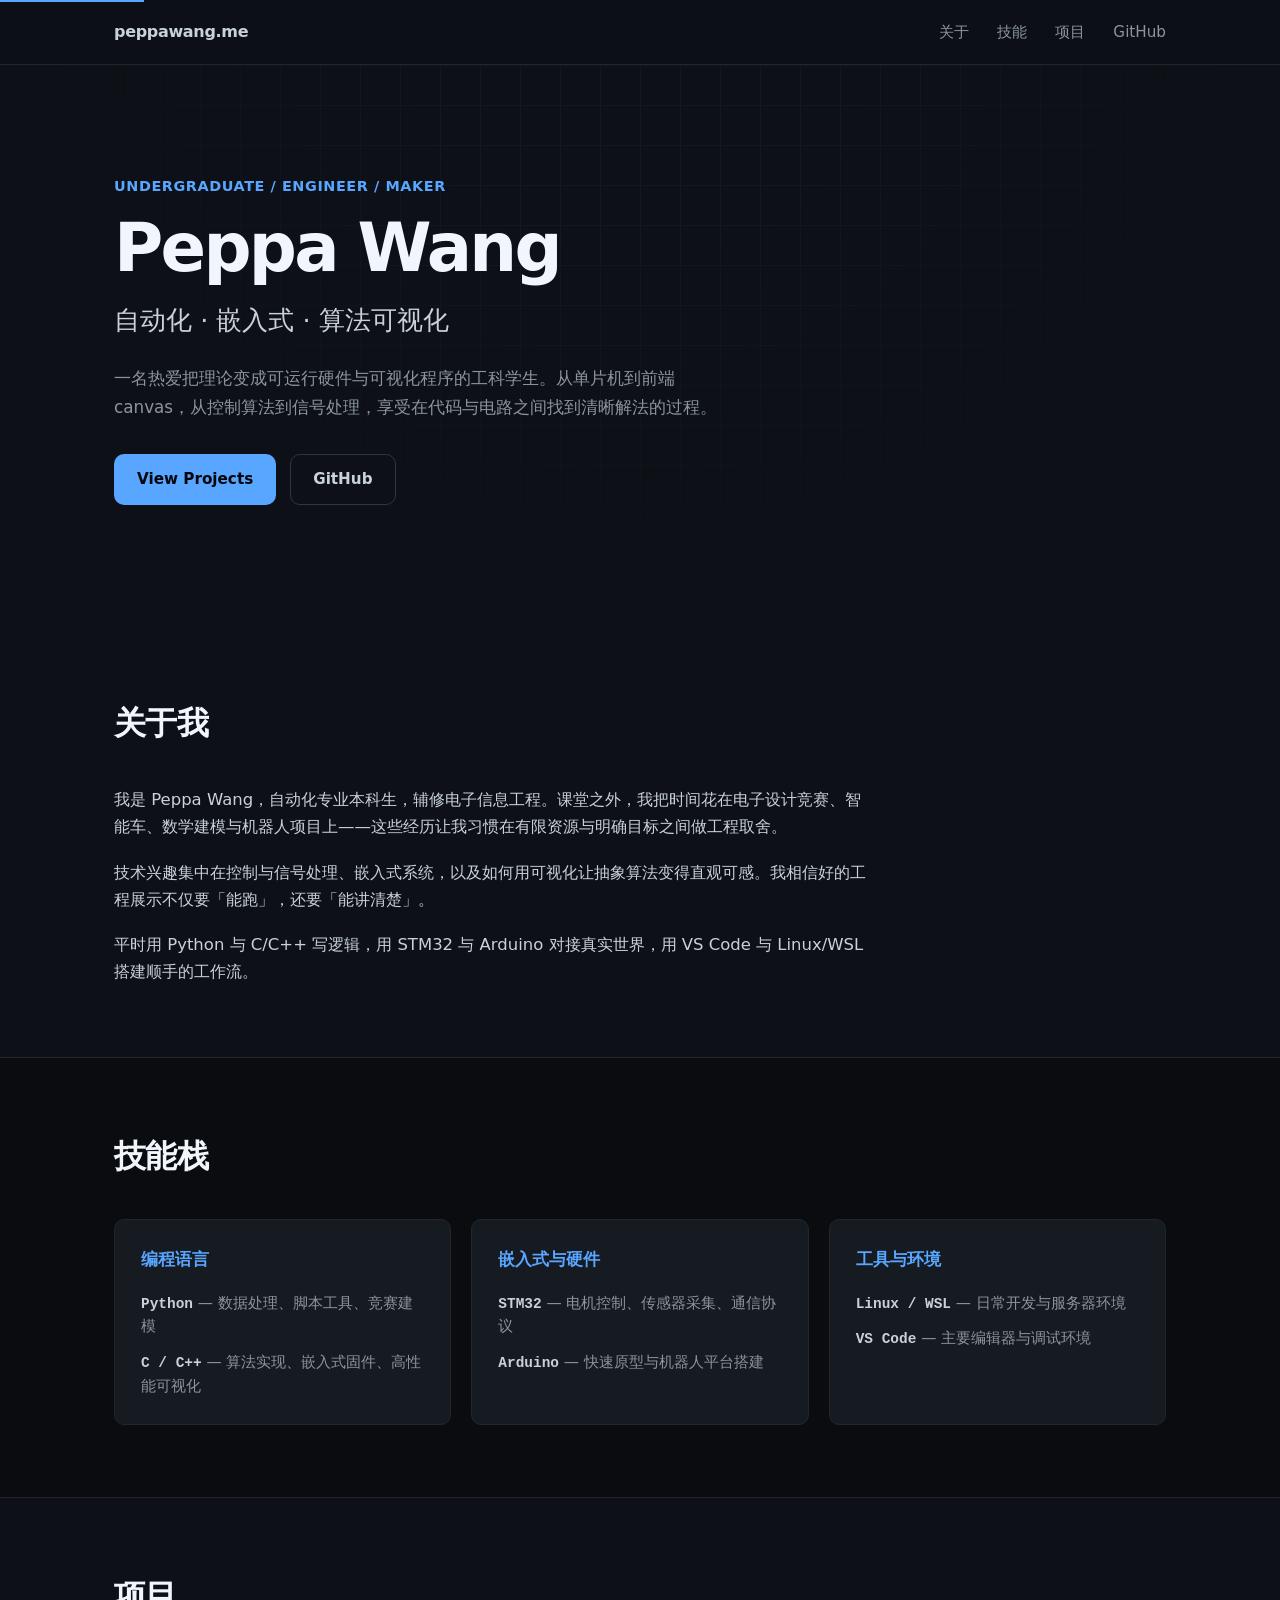
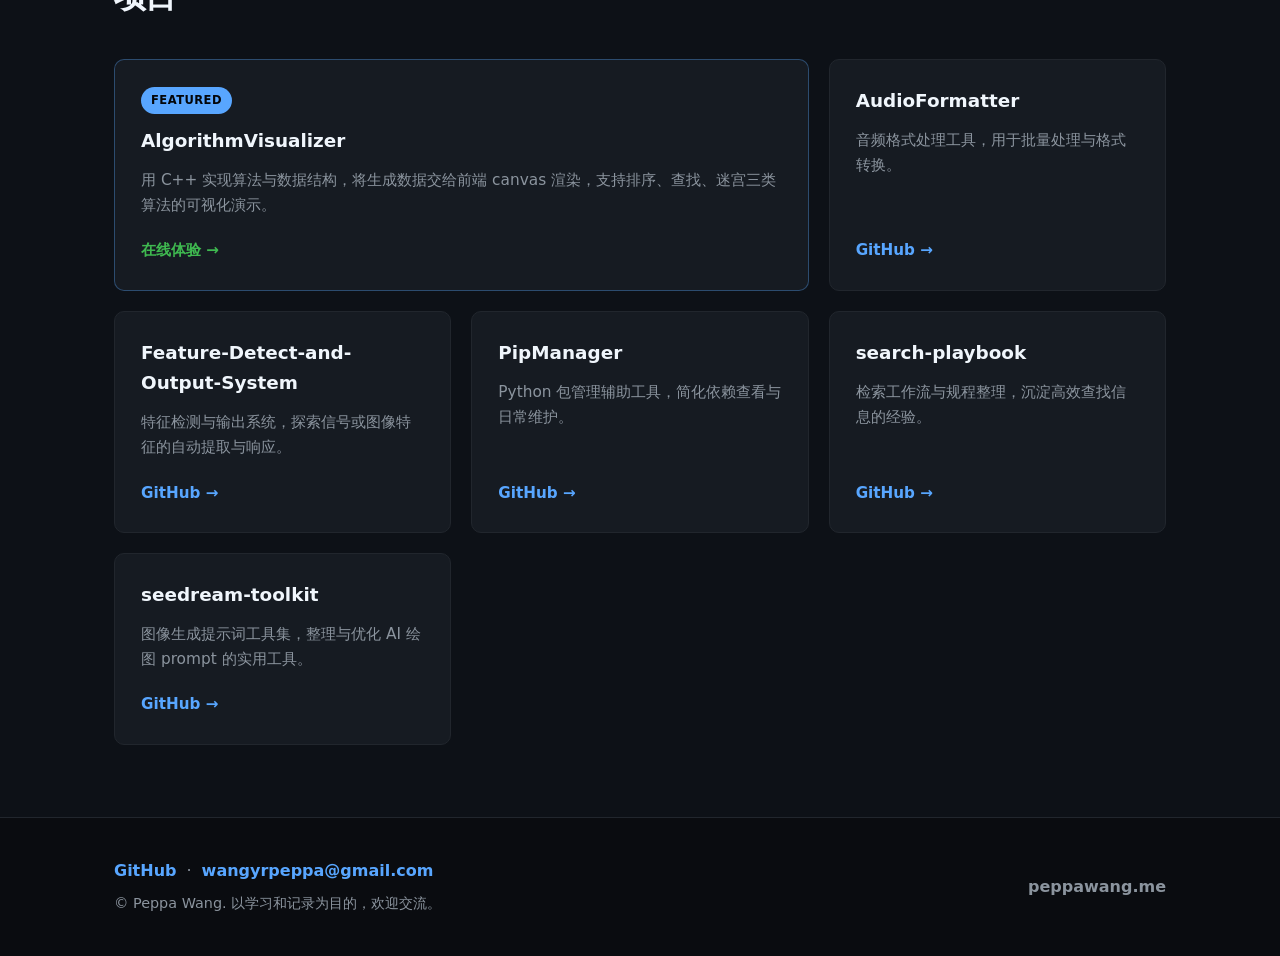
<file: index.html>
<!DOCTYPE html>
<html lang="zh-CN">
<head>
  <meta charset="UTF-8">
  <meta name="viewport" content="width=device-width, initial-scale=1.0">
  <meta name="description" content="Peppa Wang 的个人主页 — 自动化专业本科生，关注嵌入式、算法可视化与控制/信号处理。">
  <title>Peppa Wang — 自动化 · 嵌入式 · 算法可视化</title>
  <link rel="stylesheet" href="style.css">
<link rel="icon" type="image/svg+xml" href="favicon.svg">
</head>
<body>
  <a href="#main-content" class="skip-link">跳转到主要内容</a>

  <header class="site-header">
    <div class="container header-inner">
      <a class="logo" href="https://peppawang.me" target="_blank" rel="noopener noreferrer">peppawang.me</a>
      <nav aria-label="主导航">
        <ul class="nav-list">
          <li><a href="#about">关于</a></li>
          <li><a href="#skills">技能</a></li>
          <li><a href="#projects">项目</a></li>
          <li><a href="https://github.com/WangYr-Peppa" target="_blank" rel="noopener noreferrer">GitHub</a></li>
        </ul>
      </nav>
    </div>
  </header>

  <main id="main-content">
    <section class="hero" aria-labelledby="hero-title">
      <div class="hero-grid" aria-hidden="true"></div>
      <div class="container hero-inner">
        <p class="hero-kicker"> Undergraduate / Engineer / Maker</p>
        <h1 id="hero-title">Peppa Wang</h1>
        <p class="hero-tagline">自动化 · 嵌入式 · 算法可视化</p>
        <p class="hero-intro">一名热爱把理论变成可运行硬件与可视化程序的工科学生。从单片机到前端 canvas，从控制算法到信号处理，享受在代码与电路之间找到清晰解法的过程。</p>
        <div class="hero-actions">
          <a class="btn btn-primary" href="#projects">View Projects</a>
          <a class="btn btn-secondary" href="https://github.com/WangYr-Peppa" target="_blank" rel="noopener noreferrer">GitHub</a>
        </div>
      </div>
    </section>

    <section id="about" class="section" aria-labelledby="about-title">
      <div class="container">
        <h2 id="about-title">关于我</h2>
        <div class="about-content">
          <p>我是 Peppa Wang，自动化专业本科生，辅修电子信息工程。课堂之外，我把时间花在电子设计竞赛、智能车、数学建模与机器人项目上——这些经历让我习惯在有限资源与明确目标之间做工程取舍。</p>
          <p>技术兴趣集中在控制与信号处理、嵌入式系统，以及如何用可视化让抽象算法变得直观可感。我相信好的工程展示不仅要「能跑」，还要「能讲清楚」。</p>
          <p>平时用 Python 与 C/C++ 写逻辑，用 STM32 与 Arduino 对接真实世界，用 VS Code 与 Linux/WSL 搭建顺手的工作流。</p>
        </div>
      </div>
    </section>

    <section id="skills" class="section section-alt" aria-labelledby="skills-title">
      <div class="container">
        <h2 id="skills-title">技能栈</h2>
        <div class="skills-grid">
          <article class="skill-card">
            <h3>编程语言</h3>
            <ul class="skill-list">
              <li><span class="mono">Python</span> — 数据处理、脚本工具、竞赛建模</li>
              <li><span class="mono">C / C++</span> — 算法实现、嵌入式固件、高性能可视化</li>
            </ul>
          </article>
          <article class="skill-card">
            <h3>嵌入式与硬件</h3>
            <ul class="skill-list">
              <li><span class="mono">STM32</span> — 电机控制、传感器采集、通信协议</li>
              <li><span class="mono">Arduino</span> — 快速原型与机器人平台搭建</li>
            </ul>
          </article>
          <article class="skill-card">
            <h3>工具与环境</h3>
            <ul class="skill-list">
              <li><span class="mono">Linux / WSL</span> — 日常开发与服务器环境</li>
              <li><span class="mono">VS Code</span> — 主要编辑器与调试环境</li>
            </ul>
          </article>
        </div>
      </div>
    </section>

    <section id="projects" class="section" aria-labelledby="projects-title">
      <div class="container">
        <h2 id="projects-title">项目</h2>
        <div class="projects-grid">
          <article class="project-card project-featured">
            <div class="project-meta">
              <span class="project-badge">Featured</span>
            </div>
            <h3>AlgorithmVisualizer</h3>
            <p>用 C++ 实现算法与数据结构，将生成数据交给前端 canvas 渲染，支持排序、查找、迷宫三类算法的可视化演示。</p>
            <div class="project-links">
              <a class="link-primary" href="https://peppawang.me/algo/" target="_blank" rel="noopener noreferrer">在线体验 <span aria-hidden="true">→</span></a>
            </div>
          </article>

          <article class="project-card">
            <h3>AudioFormatter</h3>
            <p>音频格式处理工具，用于批量处理与格式转换。</p>
            <div class="project-links">
              <a href="https://github.com/WangYr-Peppa/AudioFormatter" target="_blank" rel="noopener noreferrer">GitHub <span aria-hidden="true">→</span></a>
            </div>
          </article>

          <article class="project-card">
            <h3>Feature-Detect-and-Output-System</h3>
            <p>特征检测与输出系统，探索信号或图像特征的自动提取与响应。</p>
            <div class="project-links">
              <a href="https://github.com/WangYr-Peppa/Feature-Detect-and-Output-System" target="_blank" rel="noopener noreferrer">GitHub <span aria-hidden="true">→</span></a>
            </div>
          </article>

          <article class="project-card">
            <h3>PipManager</h3>
            <p>Python 包管理辅助工具，简化依赖查看与日常维护。</p>
            <div class="project-links">
              <a href="https://github.com/WangYr-Peppa/PipManager" target="_blank" rel="noopener noreferrer">GitHub <span aria-hidden="true">→</span></a>
            </div>
          </article>

          <article class="project-card">
            <h3>search-playbook</h3>
            <p>检索工作流与规程整理，沉淀高效查找信息的经验。</p>
            <div class="project-links">
              <a href="https://github.com/WangYr-Peppa/search-playbook" target="_blank" rel="noopener noreferrer">GitHub <span aria-hidden="true">→</span></a>
            </div>
          </article>

          <article class="project-card">
            <h3>seedream-toolkit</h3>
            <p>图像生成提示词工具集，整理与优化 AI 绘图 prompt 的实用工具。</p>
            <div class="project-links">
              <a href="https://github.com/WangYr-Peppa/seedream-toolkit" target="_blank" rel="noopener noreferrer">GitHub <span aria-hidden="true">→</span></a>
            </div>
          </article>
        </div>
      </div>
    </section>
  </main>

  <footer class="site-footer">
    <div class="container footer-inner">
      <div class="footer-left">
        <p class="footer-links">
          <a href="https://github.com/WangYr-Peppa" target="_blank" rel="noopener noreferrer">GitHub</a>
          <span class="footer-separator" aria-hidden="true">·</span>
          <a href="mailto:wangyrpeppa@gmail.com">wangyrpeppa@gmail.com</a>
        </p>
        <p class="footer-copy">© Peppa Wang. 以学习和记录为目的，欢迎交流。</p>
      </div>
      <p class="footer-home"><a href="https://peppawang.me" target="_blank" rel="noopener noreferrer">peppawang.me</a></p>
    </div>
  </footer>
</body>
</html>
</file>
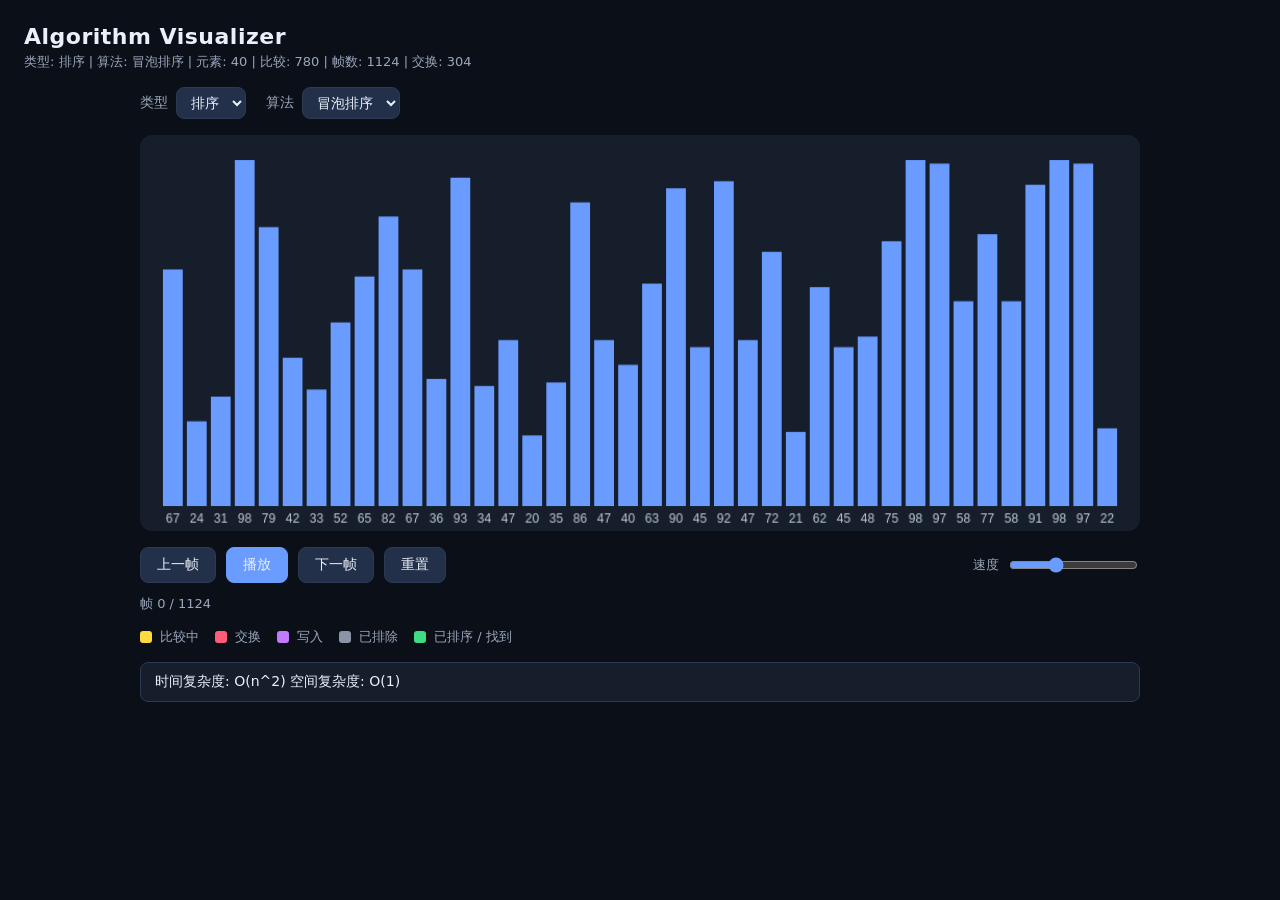
<file: algo/index.html>
<!DOCTYPE html>
<html lang="zh-CN">
<head>
  <meta charset="UTF-8" />
  <meta name="viewport" content="width=device-width, initial-scale=1.0" />
  <title>Algorithm Visualizer</title>
  <link rel="stylesheet" href="style.css" />
</head>
<body>
  <header>
    <h1>Algorithm Visualizer</h1>
    <p id="meta" class="meta">加载中…</p>
  </header>

  <main>
    <!-- Two linked dropdowns: choosing a type rebuilds the algorithm list,
         so only algorithms that belong to the chosen type are shown. -->
    <div class="selectors">
      <label>类型
        <select id="typeSel"></select>
      </label>
      <label>算法
        <select id="algoSel"></select>
      </label>
    </div>

    <canvas id="board" width="960" height="380"></canvas>

    <div class="controls">
      <button id="prev">上一帧</button>
      <button id="play" class="primary">播放</button>
      <button id="next">下一帧</button>
      <button id="reset">重置</button>
      <label class="speed">
        速度
        <input id="speed" type="range" min="20" max="600" step="10" value="220" />
      </label>
    </div>

    <p id="status" class="status"></p>
    <p class="legend" id="legend">
      <span class="dot compare"></span> 比较中
      <span class="dot swap"></span> 交换
      <span class="dot write"></span> 写入
      <span class="dot excluded"></span> 已排除
      <span class="dot found"></span> 已排序 / 找到
    </p>
    <p id="complexity" class="complexity"></p>
  </main>

  <!-- data.js is generated by the C++ program. It must be loaded BEFORE app.js. -->
  <script src="data.js"></script>
  <script src="app.js"></script>
</body>
</html>
</file>
<file: style.css>
/* === Base === */
:root {
  --bg: #0d1117;
  --bg-alt: #0a0c10;
  --card: #161b22;
  --border: #21262d;
  --border-hover: #30363d;
  --text: #c9d1d9;
  --text-secondary: #8b949e;
  --accent: #58a6ff;
  --accent-hover: #79b8ff;
  --success: #3fb950;
  --focus: #2f81f7;
  --radius: 10px;
  --max-width: 1100px;
}

*, *::before, *::after {
  box-sizing: border-box;
}

html {
  scroll-behavior: smooth;
}

@media (prefers-reduced-motion: reduce) {
  html {
    scroll-behavior: auto;
  }
  *, *::before, *::after {
    animation-duration: 0.01ms !important;
    animation-iteration-count: 1 !important;
    transition-duration: 0.01ms !important;
  }
}

body {
  margin: 0;
  font-family: -apple-system, "Segoe UI", "Microsoft YaHei", system-ui, sans-serif;
  font-size: 16px;
  line-height: 1.65;
  color: var(--text);
  background-color: var(--bg);
}

.mono {
  font-family: ui-monospace, SFMono-Regular, "SF Mono", Menlo, Consolas, "Liberation Mono", monospace;
  font-size: 0.95em;
}

/* === Focus === */
a:focus-visible,
button:focus-visible {
  outline: 2px solid var(--focus);
  outline-offset: 2px;
}

.skip-link {
  position: absolute;
  top: -40px;
  left: 0;
  padding: 8px 16px;
  background: var(--accent);
  color: #000;
  text-decoration: none;
  font-weight: 600;
  z-index: 100;
}

.skip-link:focus {
  top: 0;
}

/* === Layout === */
.container {
  width: 100%;
  max-width: var(--max-width);
  margin: 0 auto;
  padding: 0 24px;
}

@media (max-width: 480px) {
  .container {
    padding: 0 18px;
  }
}

/* === Header === */
.site-header {
  border-bottom: 1px solid var(--border);
  background-color: rgba(13, 17, 23, 0.95);
  position: sticky;
  top: 0;
  z-index: 50;
  backdrop-filter: none;
}

.header-inner {
  display: flex;
  align-items: center;
  justify-content: space-between;
  height: 64px;
}

.logo {
  font-weight: 700;
  color: var(--text);
  text-decoration: none;
  letter-spacing: -0.02em;
}

.logo:hover {
  color: var(--accent);
}

.nav-list {
  display: flex;
  gap: 28px;
  list-style: none;
  margin: 0;
  padding: 0;
}

.nav-list a {
  color: var(--text-secondary);
  text-decoration: none;
  font-size: 0.95rem;
  font-weight: 500;
}

.nav-list a:hover {
  color: var(--text);
}

@media (max-width: 560px) {
  .header-inner {
    height: auto;
    flex-direction: column;
    padding-top: 14px;
    padding-bottom: 14px;
    gap: 10px;
  }

  .nav-list {
    gap: 18px;
  }
}

/* === Hero === */
.hero {
  position: relative;
  padding: 110px 0 120px;
  overflow: hidden;
}

.hero-grid {
  position: absolute;
  inset: 0;
  pointer-events: none;
  opacity: 0.35;
  background-image:
    linear-gradient(var(--border) 1px, transparent 1px),
    linear-gradient(90deg, var(--border) 1px, transparent 1px);
  background-size: 40px 40px;
  mask-image: radial-gradient(ellipse at 50% 0%, #000 20%, transparent 70%);
  -webkit-mask-image: radial-gradient(ellipse at 50% 0%, #000 20%, transparent 70%);
}

.hero-inner {
  position: relative;
  z-index: 1;
}

.hero-kicker {
  margin: 0 0 14px;
  color: var(--accent);
  font-weight: 600;
  font-size: 0.9rem;
  letter-spacing: 0.04em;
  text-transform: uppercase;
}

.hero h1 {
  margin: 0 0 16px;
  font-size: clamp(2.6rem, 7vw, 4.2rem);
  font-weight: 800;
  letter-spacing: -0.04em;
  line-height: 1.05;
  color: #f0f6fc;
}

.hero-tagline {
  margin: 0 0 22px;
  font-size: clamp(1.2rem, 3vw, 1.6rem);
  color: var(--text);
  font-weight: 500;
}

.hero-intro {
  max-width: 620px;
  margin: 0 0 32px;
  color: var(--text-secondary);
  font-size: 1.05rem;
  line-height: 1.75;
}

.hero-actions {
  display: flex;
  gap: 14px;
  flex-wrap: wrap;
}

/* === Buttons === */
.btn {
  display: inline-flex;
  align-items: center;
  justify-content: center;
  padding: 12px 22px;
  border-radius: var(--radius);
  font-size: 0.95rem;
  font-weight: 600;
  text-decoration: none;
  border: 1px solid transparent;
  transition: transform 180ms ease, box-shadow 180ms ease, border-color 180ms ease, background-color 180ms ease;
}

.btn:hover {
  transform: translateY(-2px);
}

.btn-primary {
  background-color: var(--accent);
  color: #03060a;
}

.btn-primary:hover {
  background-color: var(--accent-hover);
  box-shadow: 0 4px 18px rgba(88, 166, 255, 0.18);
}

.btn-secondary {
  background-color: transparent;
  color: var(--text);
  border-color: var(--border-hover);
}

.btn-secondary:hover {
  border-color: var(--accent);
  color: var(--accent);
}

@media (max-width: 420px) {
  .btn {
    width: 100%;
  }
}

/* === Sections === */
.section {
  padding: 72px 0;
}

.section-alt {
  background-color: var(--bg-alt);
  border-top: 1px solid var(--border);
  border-bottom: 1px solid var(--border);
}

.section h2 {
  margin: 0 0 36px;
  font-size: clamp(1.6rem, 4vw, 2rem);
  font-weight: 700;
  color: #f0f6fc;
  letter-spacing: -0.02em;
}

/* === About === */
.about-content {
  max-width: 760px;
  display: flex;
  flex-direction: column;
  gap: 18px;
}

.about-content p {
  margin: 0;
  color: var(--text);
  font-size: 1.03rem;
}

/* === Skills === */
.skills-grid {
  display: grid;
  grid-template-columns: repeat(3, 1fr);
  gap: 20px;
}

.skill-card {
  background-color: var(--card);
  border: 1px solid var(--border);
  border-radius: var(--radius);
  padding: 26px;
  transition: border-color 180ms ease, transform 180ms ease;
}

.skill-card:hover {
  border-color: var(--border-hover);
  transform: translateY(-3px);
}

.skill-card h3 {
  margin: 0 0 18px;
  font-size: 1.05rem;
  color: var(--accent);
  font-weight: 700;
}

.skill-list {
  margin: 0;
  padding: 0;
  list-style: none;
  display: flex;
  flex-direction: column;
  gap: 12px;
}

.skill-list li {
  color: var(--text-secondary);
  font-size: 0.95rem;
  line-height: 1.55;
}

.skill-list .mono {
  color: var(--text);
  font-weight: 600;
}

@media (max-width: 860px) {
  .skills-grid {
    grid-template-columns: 1fr;
  }
}

/* === Projects === */
.projects-grid {
  display: grid;
  grid-template-columns: repeat(3, 1fr);
  gap: 20px;
}

.project-card {
  background-color: var(--card);
  border: 1px solid var(--border);
  border-radius: var(--radius);
  padding: 26px;
  display: flex;
  flex-direction: column;
  transition: border-color 180ms ease, transform 180ms ease;
}

.project-card:hover {
  border-color: var(--border-hover);
  transform: translateY(-4px);
}

.project-featured {
  grid-column: span 2;
  border-color: rgba(88, 166, 255, 0.35);
}

.project-featured:hover {
  border-color: rgba(88, 166, 255, 0.7);
}

.project-meta {
  margin-bottom: 12px;
}

.project-badge {
  display: inline-block;
  padding: 4px 10px;
  border-radius: 999px;
  font-size: 0.72rem;
  font-weight: 700;
  letter-spacing: 0.04em;
  text-transform: uppercase;
  color: #03060a;
  background-color: var(--accent);
}

.project-card h3 {
  margin: 0 0 12px;
  font-size: 1.15rem;
  color: #f0f6fc;
  font-weight: 700;
}

.project-card p {
  margin: 0 0 20px;
  color: var(--text-secondary);
  font-size: 0.96rem;
  line-height: 1.6;
  flex-grow: 1;
}

.project-links {
  margin-top: auto;
}

.project-links a {
  color: var(--accent);
  text-decoration: none;
  font-weight: 600;
  font-size: 0.95rem;
}

.project-links a:hover {
  color: var(--accent-hover);
  text-decoration: underline;
}

.link-primary {
  color: var(--success) !important;
}

.link-primary:hover {
  color: #56d364 !important;
}

@media (max-width: 920px) {
  .projects-grid {
    grid-template-columns: repeat(2, 1fr);
  }

  .project-featured {
    grid-column: span 2;
  }
}

@media (max-width: 620px) {
  .projects-grid {
    grid-template-columns: 1fr;
  }

  .project-featured {
    grid-column: span 1;
  }
}

/* === Footer === */
.site-footer {
  border-top: 1px solid var(--border);
  background-color: var(--bg-alt);
  padding: 40px 0;
}

.footer-inner {
  display: flex;
  align-items: flex-end;
  justify-content: space-between;
  gap: 20px;
  flex-wrap: wrap;
}

.footer-left p {
  margin: 0;
}

.footer-links {
  display: inline-flex;
  align-items: center;
  gap: 10px;
  flex-wrap: wrap;
}

.footer-links a {
  color: var(--accent);
  text-decoration: none;
  font-weight: 600;
}

.footer-links a:hover {
  text-decoration: underline;
}

.footer-separator {
  color: var(--text-secondary);
  user-select: none;
}

.footer-copy {
  margin-top: 8px !important;
  color: var(--text-secondary);
  font-size: 0.9rem;
}

.footer-home a {
  color: var(--text-secondary);
  text-decoration: none;
  font-weight: 600;
}

.footer-home a:hover {
  color: var(--accent);
}

@media (max-width: 560px) {
  .footer-inner {
    flex-direction: column;
    align-items: flex-start;
  }
}
</file>
<file: algo/style.css>
:root {
  --bg: #0b0f17;
  --panel: #161d2b;
  --text: #eaf0fa;
  --muted: #9aa7bd;
  --accent: #6a9bff;
  --compare: #ffd93d;
  --swap: #ff5c7a;
  --write: #c07bff;
  --found: #3ddc84;
  --excluded: #8a94a6;
  --open: #2b3550;
  --mud: #a06a32;
  --water: #1f7f8c;
  --visited: #4d7fe6;
  --current: #ff6b3d;
}

* { box-sizing: border-box; }

body {
  margin: 0;
  padding: 24px;
  background: var(--bg);
  color: var(--text);
  font-family: "Segoe UI", "Microsoft YaHei", system-ui, sans-serif;
}

header h1 {
  margin: 0 0 4px;
  font-size: 22px;
  letter-spacing: 0.5px;
}

.meta {
  margin: 0 0 16px;
  color: var(--muted);
  font-size: 13px;
}

main {
  max-width: 1000px;
  margin: 0 auto;
}

.selectors {
  display: flex;
  flex-wrap: wrap;
  gap: 20px;
  margin-bottom: 16px;
}

.selectors label {
  display: flex;
  align-items: center;
  gap: 8px;
  color: var(--muted);
  font-size: 14px;
}

select {
  padding: 6px 10px;
  border: 1px solid #2c3a52;
  border-radius: 8px;
  background: #223049;
  color: var(--text);
  font-size: 14px;
  cursor: pointer;
}

select:hover { background: #2c3a52; }

canvas {
  width: 100%;
  height: auto;
  background: var(--panel);
  border-radius: 12px;
  display: block;
}

.controls {
  display: flex;
  flex-wrap: wrap;
  align-items: center;
  gap: 10px;
  margin-top: 16px;
}

button {
  padding: 8px 16px;
  border: 1px solid #2c3a52;
  border-radius: 8px;
  background: #223049;
  color: var(--text);
  font-size: 14px;
  cursor: pointer;
  transition: background 0.15s ease, transform 0.05s ease;
}

button:hover { background: #2c3a52; }
button:active { transform: translateY(1px); }
button.primary { background: var(--accent); border-color: var(--accent); }
button.primary:hover { background: #3a6bd6; }

.speed {
  margin-left: auto;
  color: var(--muted);
  font-size: 13px;
  display: flex;
  align-items: center;
  gap: 8px;
}
.speed input { accent-color: var(--accent); }

.status {
  min-height: 20px;
  color: var(--muted);
  font-size: 13px;
  margin: 12px 0 0;
}

.legend {
  display: flex;
  flex-wrap: wrap;
  align-items: center;
  gap: 8px;
  color: var(--muted);
  font-size: 13px;
}

.dot {
  display: inline-block;
  width: 12px;
  height: 12px;
  border-radius: 3px;
  margin-left: 8px;
}
.dot:first-child { margin-left: 0; }
.dot.compare { background: var(--compare); }
.dot.swap { background: var(--swap); }
.dot.write { background: var(--write); }
.dot.excluded { background: var(--excluded); }
.dot.found { background: var(--found); }
.dot.frontier { background: var(--compare); }
.dot.current { background: var(--current); }
.dot.visited { background: var(--visited); }
.dot.open { background: var(--open); }
.dot.mud { background: var(--mud); }
.dot.water { background: var(--water); }

.complexity {
  margin: 16px 0 0;
  padding: 10px 14px;
  border: 1px solid #2c3a52;
  border-radius: 8px;
  background: var(--panel);
  color: var(--text);
  font-size: 14px;
}
</file>
